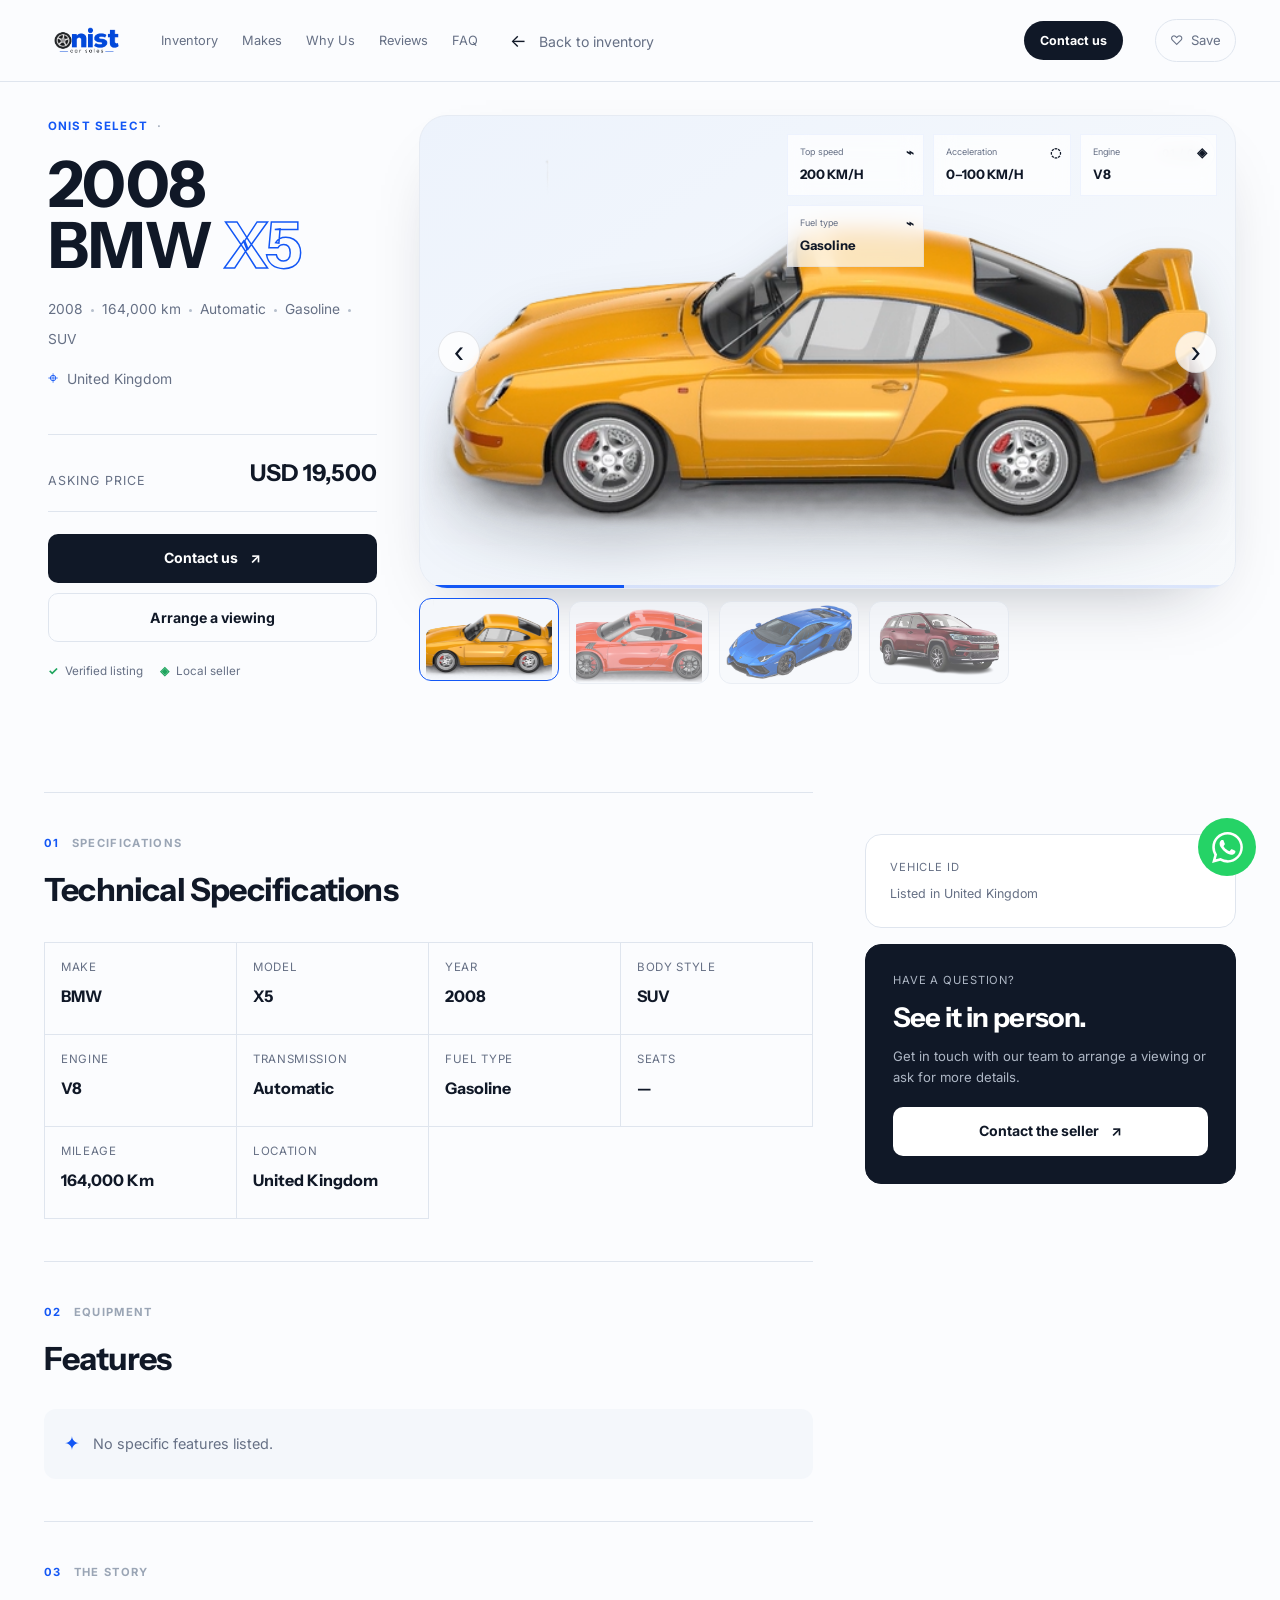
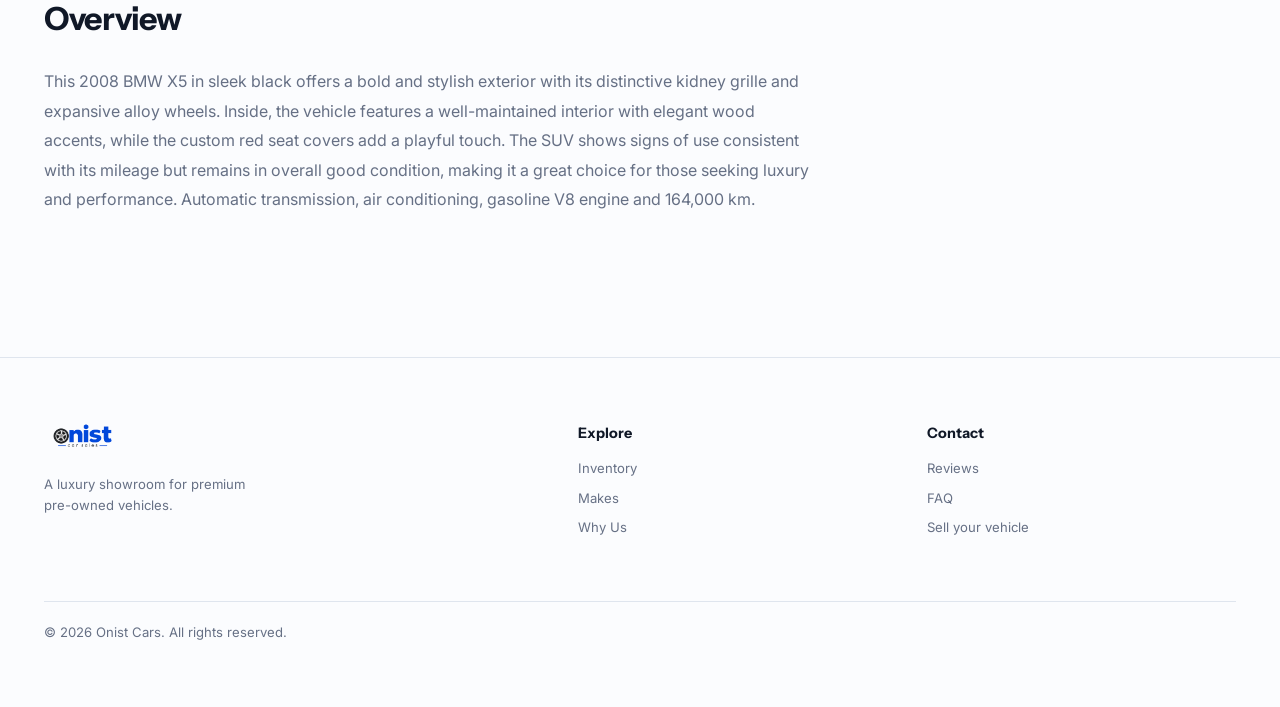
<file: listing.html>
<!DOCTYPE html>
<html lang="en">
<head>
  <meta charset="UTF-8">
  <meta name="viewport" content="width=device-width, initial-scale=1.0">
  <title>2008 BMW X5 | Onist Cars</title>
  <meta name="description" content="2008 BMW X5 for sale in Oranjestad, UK. Automatic gasoline V8 SUV with 164,000 km.">
  <link rel="preconnect" href="https://fonts.googleapis.com">
  <link rel="preconnect" href="https://fonts.gstatic.com" crossorigin>
  <link href="https://fonts.googleapis.com/css2?family=Instrument+Sans:wght@500;600;700&family=Inter:wght@400;500;600&display=swap" rel="stylesheet">
  <link rel="icon" type="image/png" href="fav.png">
  <link rel="stylesheet" href="listing.css">
  <style>
    .listing-nav { position: sticky; top: 0; z-index: 10; width: 100%; max-width: none; background: rgba(251, 252, 254, 0.98); border-bottom: 1px solid #dfe5ee; box-shadow: none; backdrop-filter: blur(16px); }
    .mobile-page-title { display: none; }
    .listing-links { display: flex; align-items: center; gap: 24px; font-size: 0.8rem; color: #667085; }
    .listing-links a:hover { color: #1357f5; }
    .nav-contact { padding: 10px 16px; border-radius: 999px; background: #101827; color: #fff; font-size: 0.78rem; font-weight: 700; transition: transform 0.3s ease, box-shadow 0.3s ease; }
    .nav-contact:hover { transform: translateY(-2px); box-shadow: none; }
    .vehicle-card { cursor: pointer; }
    .gallery-main { max-width: 880px; aspect-ratio: 1.62; }
    .gallery-thumbs { max-width: 880px; grid-template-columns: repeat(4, minmax(70px, 140px)); }
    .listing-hero { grid-template-columns: minmax(260px, .62fr) minmax(0, 1.5fr); gap: 38px; min-height: 510px; }
    .listing-summary { grid-column: 1; grid-row: 1; }
    .gallery { grid-column: 2; grid-row: 1; }
    .listing-summary h1 { font-size: clamp(3rem, 5vw, 5.6rem); }
    .gallery-main { width: 100%; max-width: none; aspect-ratio: 1.72; }
    .showcase-stats { position: absolute; z-index: 4; top: 18px; right: 18px; display: grid; grid-template-columns: repeat(3, minmax(90px, 1fr)); gap: 9px; width: min(58%, 430px); }
    .showcase-stats div { position: relative; min-height: 62px; padding: 10px 12px; background: rgba(255,255,255,.72); border: 1px solid rgba(19,87,245,.06); backdrop-filter: blur(10px); }
    .showcase-stats span { display: block; color: #667085; font-size: .56rem; }
    .showcase-stats strong { display: block; margin-top: 5px; font-family: "Instrument Sans", sans-serif; font-size: .82rem; white-space: nowrap; }
    .showcase-stats b { position: absolute; top: 8px; right: 9px; color: #101827; font-size: .8rem; }
    .listing-page > *:not(.listing-hero) *, .contact-modal * { box-shadow: none !important; }
    .listing-footer { display: grid; grid-template-columns: 1.6fr 1fr 1fr; gap: 40px; padding: 64px max(44px, calc((100% - 1272px) / 2)); border-top: 1px solid #dfe5ee; color: #667085; font-size: .82rem; }
    .listing-footer > div { display: flex; flex-direction: column; gap: 9px; }
    .listing-footer__brand img { width: auto; height: 28px; }
    .listing-footer p { max-width: 230px; margin-top: 10px; line-height: 1.6; }
    .listing-footer strong { color: #101827; font-family: "Instrument Sans", sans-serif; font-size: .9rem; margin-bottom: 5px; }
    .listing-footer a:hover { color: #1357f5; }
    .listing-footer__copyright { grid-column: 1 / -1; max-width: none !important; margin: 24px 0 0 !important; padding-top: 20px; border-top: 1px solid #dfe5ee; }
    .whatsapp-float { position: fixed; right: 24px; bottom: 24px; z-index: 300; display: grid; place-items: center; width: 58px; height: 58px; border-radius: 50%; background: #25D366; color: #fff; animation: whatsappHeartbeat 1.65s ease-in-out infinite; }
    .whatsapp-float svg { width: 31px; height: 31px; fill: currentColor; }
    @keyframes whatsappHeartbeat { 0%, 100% { transform: scale(1); } 12% { transform: scale(1.13); } 24% { transform: scale(1); } 36% { transform: scale(1.09); } 52% { transform: scale(1); } }
    @media (max-width: 680px) { .whatsapp-float { right: 16px; bottom: 16px; width: 52px; height: 52px; } .whatsapp-float svg { width: 28px; height: 28px; } }
    @media (prefers-reduced-motion: reduce) { .whatsapp-float { animation: none; } }
    @media (max-width: 1050px) { .listing-links { display: none; } }
    @media (max-width: 1050px) { .listing-hero { grid-template-columns: 1fr; } .listing-summary, .gallery { grid-column: auto; grid-row: auto; } .gallery { order: 1; } .listing-summary { order: 2; } }
    @media (max-width: 680px) { .listing-nav { padding: 0 14px; justify-content: space-between; } .listing-brand, .listing-links, .nav-contact { display: none; } .back-link { display: block; position: absolute; left: 14px; margin: 0; font-size: 0; } .back-link span { display: block; margin: 0; font-size: 1.45rem; line-height: 1; } .mobile-page-title { display: block; margin: auto; font-size: .76rem; font-weight: 600; } .save-button { border: 0; padding: 8px; font-size: 1.35rem; } .save-label { display: none; } .gallery-main { max-width: none; aspect-ratio: .92; border-radius: 18px; overflow: visible; margin-bottom: 145px; } .gallery-thumbs { max-width: none; grid-template-columns: repeat(4, 1fr); } .showcase-stats { top: auto; right: 0; bottom: -132px; width: 100%; grid-template-columns: repeat(2, 1fr); gap: 7px; } .showcase-stats div { min-height: 64px; background: rgba(255,255,255,.94); } .listing-summary h1 { font-size: clamp(2.8rem, 13vw, 4rem); } .listing-summary .eyebrow { display: none; } .listing-footer { grid-template-columns: 1fr 1fr; gap: 28px 20px; padding: 44px 18px 28px; } .listing-footer__copyright { grid-column: 1 / -1; } }
  </style>
</head>
<body>
  <header class="listing-nav">
    <a class="listing-brand" href="index.html" aria-label="Back to Onist Cars"><img src="onist.png" alt="Onist"></a>
    <span class="mobile-page-title">Car Detail</span>
    <nav class="listing-links" aria-label="Primary navigation">
      <a href="index.html#inventory">Inventory</a>
      <a href="index.html#makes">Makes</a>
      <a href="index.html#why">Why Us</a>
      <a href="index.html#reviews">Reviews</a>
      <a href="index.html#faq">FAQ</a>
    </nav>
    <a class="back-link" href="index.html#inventory"><span aria-hidden="true">←</span> Back to inventory</a>
    <button class="nav-contact" type="button" data-open-contact>Contact us</button>
    <button class="save-button" type="button" aria-label="Save this vehicle" aria-pressed="false"><span aria-hidden="true">♡</span><span class="save-label">Save</span></button>
  </header>

  <main class="listing-page">
    <section class="listing-hero" aria-labelledby="listing-title">
      <div class="gallery reveal-in">
        <div class="gallery-main">
          <div class="gallery-count" id="galleryCount">01 / 04</div>
          <div class="showcase-stats" aria-label="Vehicle highlights">
            <div><span>Top speed</span><strong>200 KM/H</strong><b>⌁</b></div>
            <div><span>Acceleration</span><strong>0–100 KM/H</strong><b>◌</b></div>
            <div><span>Engine</span><strong>V8</strong><b>◈</b></div>
            <div><span>Fuel type</span><strong>Gasoline</strong><b>⌁</b></div>
          </div>
          <div class="gallery-viewport" id="galleryViewport">
            <div class="gallery-slide is-active"><img src="images/imageOne.png" alt="2008 BMW X5 exterior view"></div>
            <div class="gallery-slide"><img src="images/ImageTwo.png" alt="2008 BMW X5 front three-quarter view"></div>
            <div class="gallery-slide"><img src="images/ImageFour.png" alt="2008 BMW X5 side profile"></div>
            <div class="gallery-slide"><img src="meridian.avif" alt="2008 BMW X5 interior detail"></div>
          </div>
          <button class="gallery-arrow gallery-arrow--prev" id="galleryPrev" type="button" aria-label="Previous vehicle image">‹</button>
          <button class="gallery-arrow gallery-arrow--next" id="galleryNext" type="button" aria-label="Next vehicle image">›</button>
          <div class="gallery-progress" aria-hidden="true"><span id="galleryProgress"></span></div>
        </div>
        <div class="gallery-thumbs" id="galleryThumbs" aria-label="Vehicle images">
          <button class="gallery-thumb is-active" type="button" aria-label="Show image 1"><img src="images/imageOne.png" alt=""></button>
          <button class="gallery-thumb" type="button" aria-label="Show image 2"><img src="images/ImageTwo.png" alt=""></button>
          <button class="gallery-thumb" type="button" aria-label="Show image 3"><img src="images/ImageFour.png" alt=""></button>
          <button class="gallery-thumb" type="button" aria-label="Show image 4"><img src="meridian.avif" alt=""></button>
        </div>
      </div>

      <div class="listing-summary reveal-in reveal-in--delayed">
        <p class="eyebrow">Onist Select <span>·</span></p>
        <h1 id="listing-title">2008 BMW <em>X5</em></h1>
        <p class="listing-subline"><span>2008</span><i></i><span>164,000 km</span><i></i><span>Automatic</span><i></i><span>Gasoline</span><i></i><span>SUV</span></p>
        <div class="location"><span class="location-pin" aria-hidden="true">⌖</span> United Kingdom</div>
        <div class="price-block"><span>Asking price</span><strong>USD 19,500</strong></div>
        <div class="summary-actions"><button class="primary-action" type="button" data-open-contact>Contact us <span aria-hidden="true">↗</span></button><button class="secondary-action" type="button" data-open-contact>Arrange a viewing</button></div>
        <div class="trust-row"><span><b>✓</b> Verified listing</span><span><b>◈</b> Local seller</span></div>
      </div>
    </section>

    <section class="details-grid">
      <div class="details-main">
        <section class="detail-section reveal-in">
          <div class="section-kicker">01 <span>Specifications</span></div>
          <h2>Technical specifications</h2>
          <div class="spec-grid">
            <div><span>Make</span><strong>BMW</strong></div><div><span>Model</span><strong>X5</strong></div><div><span>Year</span><strong>2008</strong></div><div><span>Body style</span><strong>SUV</strong></div>
            <div><span>Engine</span><strong>V8</strong></div><div><span>Transmission</span><strong>Automatic</strong></div><div><span>Fuel type</span><strong>Gasoline</strong></div><div><span>Seats</span><strong>—</strong></div>
            <div><span>Mileage</span><strong>164,000 km</strong></div><div><span>Location</span><strong>United Kingdom</strong></div>
          </div>
        </section>

        <section class="detail-section reveal-in">
          <div class="section-kicker">02 <span>Equipment</span></div>
          <h2>Features</h2>
          <div class="empty-feature"><span aria-hidden="true">✦</span><p>No specific features listed.</p></div>
        </section>

        <section class="detail-section reveal-in">
          <div class="section-kicker">03 <span>The story</span></div>
          <h2>Overview</h2>
          <p class="overview">This 2008 BMW X5 in sleek black offers a bold and stylish exterior with its distinctive kidney grille and expansive alloy wheels. Inside, the vehicle features a well-maintained interior with elegant wood accents, while the custom red seat covers add a playful touch. The SUV shows signs of use consistent with its mileage but remains in overall good condition, making it a great choice for those seeking luxury and performance. Automatic transmission, air conditioning, gasoline V8 engine and 164,000 km.</p>
        </section>
      </div>

      <aside class="listing-aside reveal-in reveal-in--delayed">
        <div class="aside-card"><span class="aside-label">Vehicle ID</span><span class="aside-note">Listed in United Kingdom</span></div>
        <div class="aside-card aside-card--dark"><span class="aside-label">Have a question?</span><h3>See it in person.</h3><p>Get in touch with our team to arrange a viewing or ask for more details.</p><button class="aside-button" type="button" data-open-contact>Contact the seller <span aria-hidden="true">↗</span></button></div>
      </aside>
    </section>
  </main>

  <footer class="listing-footer">
    <div><a class="listing-footer__brand" href="index.html"><img src="onist.png" alt="Onist"></a><p>A luxury showroom for premium pre-owned vehicles.</p></div>
    <div><strong>Explore</strong><a href="index.html#inventory">Inventory</a><a href="index.html#makes">Makes</a><a href="index.html#why">Why Us</a></div>
    <div><strong>Contact</strong><a href="index.html#reviews">Reviews</a><a href="index.html#faq">FAQ</a><a href="index.html#sell">Sell your vehicle</a></div>
    <p class="listing-footer__copyright">© 2026 Onist Cars. All rights reserved.</p>
  </footer>

  <div class="contact-modal" id="contactModal" aria-hidden="true">
    <div class="modal-backdrop" data-close-contact></div>
    <div class="modal-panel" role="dialog" aria-modal="true" aria-labelledby="contactTitle">
      <button class="modal-close" type="button" aria-label="Close contact form" data-close-contact>×</button>
      <p class="eyebrow">BMW X5</p><h2 id="contactTitle">Start a conversation.</h2><p>Leave your details and the Onist team will help arrange a viewing.</p>
      <form id="contactForm"><label>Name<input type="text" name="name" required autocomplete="name"></label><label>Email<input type="email" name="email" required autocomplete="email"></label><button class="primary-action" type="submit">Send enquiry <span aria-hidden="true">↗</span></button><p class="form-success" id="formSuccess" hidden>Thanks. Your enquiry is ready for the seller.</p></form>
    </div>
  </div>
  <a class="whatsapp-float" href="https://wa.me/447507777517" target="_blank" rel="noopener" aria-label="Chat with Onist on WhatsApp">
    <svg viewBox="0 0 24 24" aria-hidden="true"><path d="M20.5 3.5A11.8 11.8 0 0 0 12.05 0C5.5 0 .18 5.32.18 11.87c0 2.09.55 4.13 1.59 5.93L.08 24l6.34-1.66a11.85 11.85 0 0 0 5.63 1.43h.01c6.55 0 11.87-5.32 11.87-11.87 0-3.17-1.23-6.14-3.43-8.4ZM12.06 21.7h-.01a9.82 9.82 0 0 1-5.01-1.37l-.36-.21-3.76.98 1-3.66-.23-.38a9.83 9.83 0 0 1-1.5-5.19C2.19 6.45 6.61 2.03 12.06 2.03c2.64 0 5.12 1.03 6.98 2.9a9.8 9.8 0 0 1 2.89 6.98c0 5.45-4.42 9.87-9.87 9.87Zm5.41-7.39c-.3-.15-1.77-.87-2.05-.97-.28-.1-.48-.15-.68.15-.2.3-.78.97-.96 1.17-.18.2-.35.22-.65.07-.3-.15-1.26-.46-2.4-1.48-.89-.79-1.49-1.77-1.67-2.07-.17-.3-.02-.46.13-.61.14-.14.3-.35.45-.52.15-.18.2-.3.3-.5.1-.2.05-.38-.02-.53-.08-.15-.68-1.64-.93-2.25-.25-.6-.5-.52-.68-.53h-.58c-.2 0-.53.07-.8.38-.28.3-1.05 1.03-1.05 2.52s1.08 2.92 1.23 3.12c.15.2 2.13 3.25 5.16 4.56.72.31 1.28.5 1.72.64.72.23 1.37.2 1.89.12.58-.09 1.77-.72 2.02-1.42.25-.7.25-1.3.18-1.42-.08-.12-.28-.2-.58-.35Z"/></svg>
  </a>
  <script src="listing.js"></script>
</body>
</html>
</file>
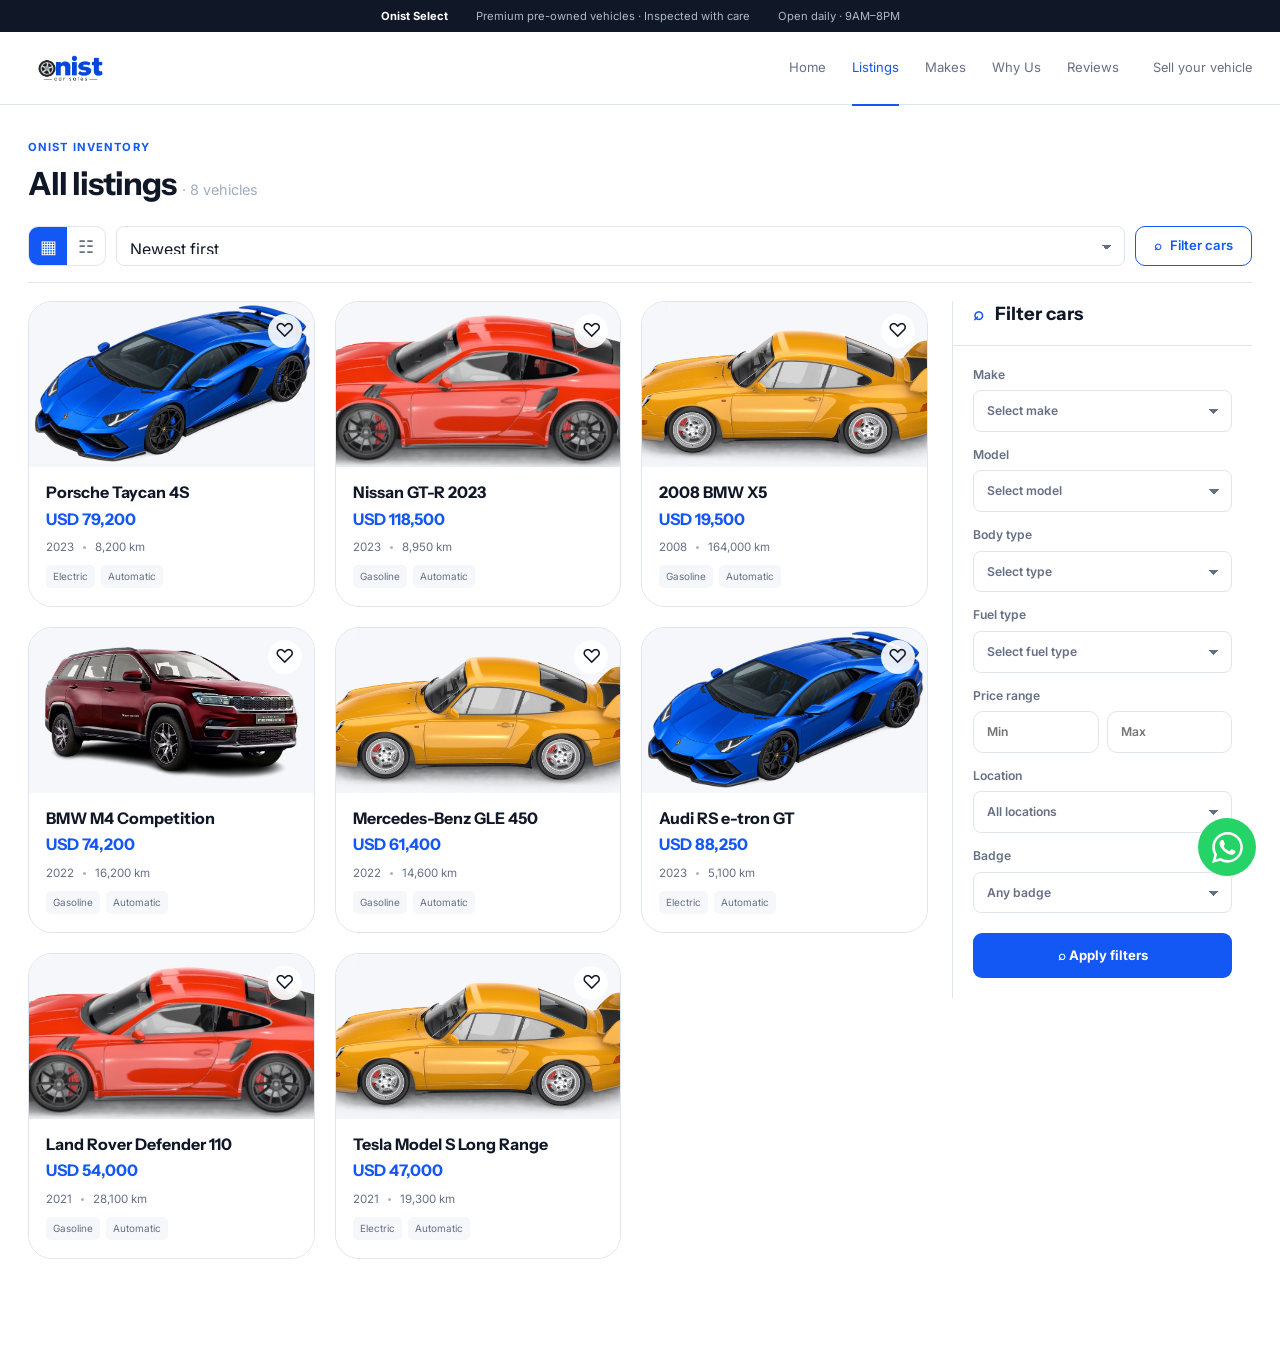
<file: listings.html>
<!DOCTYPE html>
<html lang="en">
<head>
  <meta charset="UTF-8">
  <meta name="viewport" content="width=device-width, initial-scale=1.0">
  <title>All Listings | Onist Cars</title>
  <meta name="description" content="Browse certified pre-owned vehicles from Onist Cars.">
  <link rel="preconnect" href="https://fonts.googleapis.com">
  <link rel="preconnect" href="https://fonts.gstatic.com" crossorigin>
  <link href="https://fonts.googleapis.com/css2?family=Instrument+Sans:wght@500;600;700&family=Inter:wght@400;500;600&display=swap" rel="stylesheet">
  <link rel="icon" type="image/png" href="fav.png">
  <link rel="stylesheet" href="listings.css">
  <style>
    .browse-layout.filters-collapsed { grid-template-columns: 1fr; }
    .filters-collapsed .listing-results { grid-template-columns: repeat(4, minmax(0, 1fr)); }
    .filter-panel.is-collapsed { display: none; }
    .browse-card { border-radius: 24px; background: rgba(255,255,255,.88); }
    .browse-card__media { aspect-ratio: 1.72; }
    .browse-card__media::after { content: ""; position: absolute; inset: 0; background: linear-gradient(115deg, transparent 40%, rgba(255,255,255,.5) 50%, transparent 60%); transform: translateX(-120%) skewX(-15deg); transition: transform .9s cubic-bezier(.4,0,.2,1); pointer-events: none; }
    .listing-badge { display: none; }
    .browse-card:hover .browse-card__media::after { transform: translateX(120%) skewX(-15deg); }
    .browse-card__body { padding: 16px 17px 18px; background: rgba(255,255,255,.88); }
    .browse-card__fav { position: absolute; z-index: 3; top: 12px; right: 12px; display: grid; place-items: center; width: 34px; height: 34px; border-radius: 50%; background: rgba(255,255,255,.9); color: #101827; font-size: 1.2rem; }
    .browse-card__fav.is-saved { color: #1357f5; }
    .whatsapp-float { position: fixed; right: 24px; bottom: 24px; z-index: 300; display: grid; place-items: center; width: 58px; height: 58px; border-radius: 50%; background: #25D366; color: #fff; animation: whatsappHeartbeat 1.65s ease-in-out infinite; }
    .whatsapp-float svg { width: 31px; height: 31px; fill: currentColor; }
    @keyframes whatsappHeartbeat { 0%, 100% { transform: scale(1); } 12% { transform: scale(1.13); } 24% { transform: scale(1); } 36% { transform: scale(1.09); } 52% { transform: scale(1); } }
    @media (max-width: 680px) { .whatsapp-float { right: 16px; bottom: 16px; width: 52px; height: 52px; } .whatsapp-float svg { width: 28px; height: 28px; } }
    @media (prefers-reduced-motion: reduce) { .whatsapp-float { animation: none; } }
    .filter-fields select, .sort-control select { appearance: none; -webkit-appearance: none; padding-right: 38px; border-color: #dfe5ee; border-radius: 8px; background-color: #fff; background-image: linear-gradient(45deg, transparent 50%, #667085 50%), linear-gradient(135deg, #667085 50%, transparent 50%); background-position: calc(100% - 17px) 18px, calc(100% - 12px) 18px; background-repeat: no-repeat; background-size: 5px 5px, 5px 5px; transition: border-color .2s ease, box-shadow .2s ease; }
    .filter-fields select:hover, .sort-control select:hover { border-color: #b9c5d6; }
    .filter-fields select:focus, .sort-control select:focus { border-color: #1357f5; box-shadow: 0 0 0 3px rgba(19,87,245,.12); outline: none; }
    @media (max-width: 1100px) { .filters-collapsed .listing-results { grid-template-columns: repeat(3, minmax(0, 1fr)); } }
    @media (max-width: 760px) { .filters-collapsed .listing-results { grid-template-columns: repeat(2, minmax(0, 1fr)); } .filter-panel.is-collapsed { display: block; } }
  </style>
</head>
<body>
  <header class="browse-header">
    <div class="browse-topline"><span>Onist Select</span><span>Premium pre-owned vehicles · Inspected with care</span><span>Open daily · 9AM–8PM</span></div>
    <div class="browse-nav">
      <a class="browse-brand" href="index.html"><img src="onist.png" alt="Onist Cars"></a>
      <nav aria-label="Primary navigation"><a href="index.html">Home</a><a class="is-active" href="listings.html">Listings</a><a href="index.html#makes">Makes</a><a href="index.html#why">Why Us</a><a href="index.html#reviews">Reviews</a></nav>
      <a class="sell-link" href="index.html#sell">Sell your vehicle</a>
      <button class="mobile-menu" type="button" aria-label="Open menu">☰</button>
    </div>
  </header>

  <main class="browse-main">
    <div class="browse-heading"><div><p class="eyebrow">Onist inventory</p><h1>All listings <span>· 8 vehicles</span></h1></div><button class="mobile-filter-trigger" id="openFilters" type="button"><span aria-hidden="true">⌕</span> Filter cars</button></div>
    <div class="browse-toolbar"><div class="view-toggle" aria-label="View mode"><button class="is-active" type="button" data-view="grid" aria-label="Grid view">▦</button><button type="button" data-view="list" aria-label="List view">☷</button></div><label class="sort-control"><span class="sr-only">Sort listings</span><select id="sortListings"><option value="newest">Newest first</option><option value="price-low">Price: low to high</option><option value="price-high">Price: high to low</option></select></label><button class="desktop-filter-trigger" id="openFiltersDesktop" type="button"><span aria-hidden="true">⌕</span> Filter cars</button></div>

    <div class="browse-layout">
      <section class="listing-results" id="listingResults" aria-live="polite">
        <article class="browse-card" data-year="2023" data-price="79200" data-make="Porsche" data-type="Coupe" data-fuel="Electric"><a href="listing.html" class="browse-card__media"><span class="listing-badge">Certified</span><img src="images/ImageFour.png" alt="Porsche Taycan 4S" loading="lazy"></a><div class="browse-card__body"><h2>Porsche Taycan 4S</h2><strong>USD 79,200</strong><p>2023 <i></i> 8,200 km</p><div><span>Electric</span><span>Automatic</span></div></div></article>
        <article class="browse-card" data-year="2023" data-price="118500" data-make="Nissan" data-type="Coupe" data-fuel="Gasoline"><a href="listing.html" class="browse-card__media"><span class="listing-badge">Great price</span><img src="images/ImageTwo.png" alt="Nissan GT-R 2023" loading="lazy"></a><div class="browse-card__body"><h2>Nissan GT-R 2023</h2><strong>USD 118,500</strong><p>2023 <i></i> 8,950 km</p><div><span>Gasoline</span><span>Automatic</span></div></div></article>
        <article class="browse-card" data-year="2008" data-price="19500" data-make="BMW" data-type="SUV" data-fuel="Gasoline"><a href="listing.html" class="browse-card__media"><span class="listing-badge">Great price</span><img src="images/imageOne.png" alt="BMW X5 2008" loading="lazy"></a><div class="browse-card__body"><h2>2008 BMW X5</h2><strong>USD 19,500</strong><p>2008 <i></i> 164,000 km</p><div><span>Gasoline</span><span>Automatic</span></div></div></article>
        <article class="browse-card" data-year="2022" data-price="74200" data-make="BMW" data-type="Coupe" data-fuel="Gasoline"><a href="listing.html" class="browse-card__media"><span class="listing-badge">Certified</span><img src="meridian.avif" alt="BMW M4 Competition" loading="lazy"></a><div class="browse-card__body"><h2>BMW M4 Competition</h2><strong>USD 74,200</strong><p>2022 <i></i> 16,200 km</p><div><span>Gasoline</span><span>Automatic</span></div></div></article>
        <article class="browse-card" data-year="2022" data-price="61400" data-make="Mercedes" data-type="SUV" data-fuel="Gasoline"><a href="listing.html" class="browse-card__media"><span class="listing-badge">Best deal</span><img src="images/imageOne.png" alt="Mercedes-Benz GLE 450" loading="lazy"></a><div class="browse-card__body"><h2>Mercedes-Benz GLE 450</h2><strong>USD 61,400</strong><p>2022 <i></i> 14,600 km</p><div><span>Gasoline</span><span>Automatic</span></div></div></article>
        <article class="browse-card" data-year="2023" data-price="88250" data-make="Audi" data-type="Coupe" data-fuel="Electric"><a href="listing.html" class="browse-card__media"><span class="listing-badge">Great price</span><img src="images/ImageFour.png" alt="Audi RS e-tron GT" loading="lazy"></a><div class="browse-card__body"><h2>Audi RS e-tron GT</h2><strong>USD 88,250</strong><p>2023 <i></i> 5,100 km</p><div><span>Electric</span><span>Automatic</span></div></div></article>
        <article class="browse-card" data-year="2021" data-price="54000" data-make="Land Rover" data-type="SUV" data-fuel="Gasoline"><a href="listing.html" class="browse-card__media"><span class="listing-badge">One owner</span><img src="images/ImageTwo.png" alt="Land Rover Defender 110" loading="lazy"></a><div class="browse-card__body"><h2>Land Rover Defender 110</h2><strong>USD 54,000</strong><p>2021 <i></i> 28,100 km</p><div><span>Gasoline</span><span>Automatic</span></div></div></article>
        <article class="browse-card" data-year="2021" data-price="47000" data-make="Tesla" data-type="Sedan" data-fuel="Electric"><a href="listing.html" class="browse-card__media"><span class="listing-badge">Recently serviced</span><img src="images/imageOne.png" alt="Tesla Model S Long Range" loading="lazy"></a><div class="browse-card__body"><h2>Tesla Model S Long Range</h2><strong>USD 47,000</strong><p>2021 <i></i> 19,300 km</p><div><span>Electric</span><span>Automatic</span></div></div></article>
      </section>

      <aside class="filter-panel" id="filterPanel" aria-label="Filter cars"><div class="filter-panel__head"><h2><span aria-hidden="true">⌕</span> Filter cars</h2><button id="closeFilters" type="button" aria-label="Close filters">×</button></div><div class="filter-fields"><label>Make<select data-filter="make"><option value="">Select make</option><option>BMW</option><option>Porsche</option><option>Nissan</option><option>Audi</option><option>Mercedes</option><option>Tesla</option><option>Land Rover</option></select></label><label>Model<select><option>Select model</option><option>X5</option><option>M4</option><option>GT-R</option></select></label><label>Body type<select data-filter="type"><option value="">Select type</option><option>SUV</option><option>Coupe</option><option>Sedan</option></select></label><label>Fuel type<select data-filter="fuel"><option value="">Select fuel type</option><option>Gasoline</option><option>Electric</option></select></label><label>Price range<span class="range-fields"><input id="minPrice" type="number" placeholder="Min"><input id="maxPrice" type="number" placeholder="Max"></span></label><label>Location<select><option>All locations</option><option>Oranjestad</option><option>Las Vegas</option><option>Miami</option></select></label><label>Badge<select><option>Any badge</option><option>Certified</option><option>Great price</option></select></label></div><button class="apply-filters" id="applyFilters" type="button"><span aria-hidden="true">⌕</span> Apply filters</button></aside>
    </div>
  </main>
  <div class="filter-backdrop" id="filterBackdrop"></div>
  <a class="whatsapp-float" href="https://wa.me/447507777517" target="_blank" rel="noopener" aria-label="Chat with Onist on WhatsApp">
    <svg viewBox="0 0 24 24" aria-hidden="true"><path d="M20.5 3.5A11.8 11.8 0 0 0 12.05 0C5.5 0 .18 5.32.18 11.87c0 2.09.55 4.13 1.59 5.93L.08 24l6.34-1.66a11.85 11.85 0 0 0 5.63 1.43h.01c6.55 0 11.87-5.32 11.87-11.87 0-3.17-1.23-6.14-3.43-8.4ZM12.06 21.7h-.01a9.82 9.82 0 0 1-5.01-1.37l-.36-.21-3.76.98 1-3.66-.23-.38a9.83 9.83 0 0 1-1.5-5.19C2.19 6.45 6.61 2.03 12.06 2.03c2.64 0 5.12 1.03 6.98 2.9a9.8 9.8 0 0 1 2.89 6.98c0 5.45-4.42 9.87-9.87 9.87Zm5.41-7.39c-.3-.15-1.77-.87-2.05-.97-.28-.1-.48-.15-.68.15-.2.3-.78.97-.96 1.17-.18.2-.35.22-.65.07-.3-.15-1.26-.46-2.4-1.48-.89-.79-1.49-1.77-1.67-2.07-.17-.3-.02-.46.13-.61.14-.14.3-.35.45-.52.15-.18.2-.3.3-.5.1-.2.05-.38-.02-.53-.08-.15-.68-1.64-.93-2.25-.25-.6-.5-.52-.68-.53h-.58c-.2 0-.53.07-.8.38-.28.3-1.05 1.03-1.05 2.52s1.08 2.92 1.23 3.12c.15.2 2.13 3.25 5.16 4.56.72.31 1.28.5 1.72.64.72.23 1.37.2 1.89.12.58-.09 1.77-.72 2.02-1.42.25-.7.25-1.3.18-1.42-.08-.12-.28-.2-.58-.35Z"/></svg>
  </a>
  <script src="listings.js"></script>
</body>
</html>
</file>
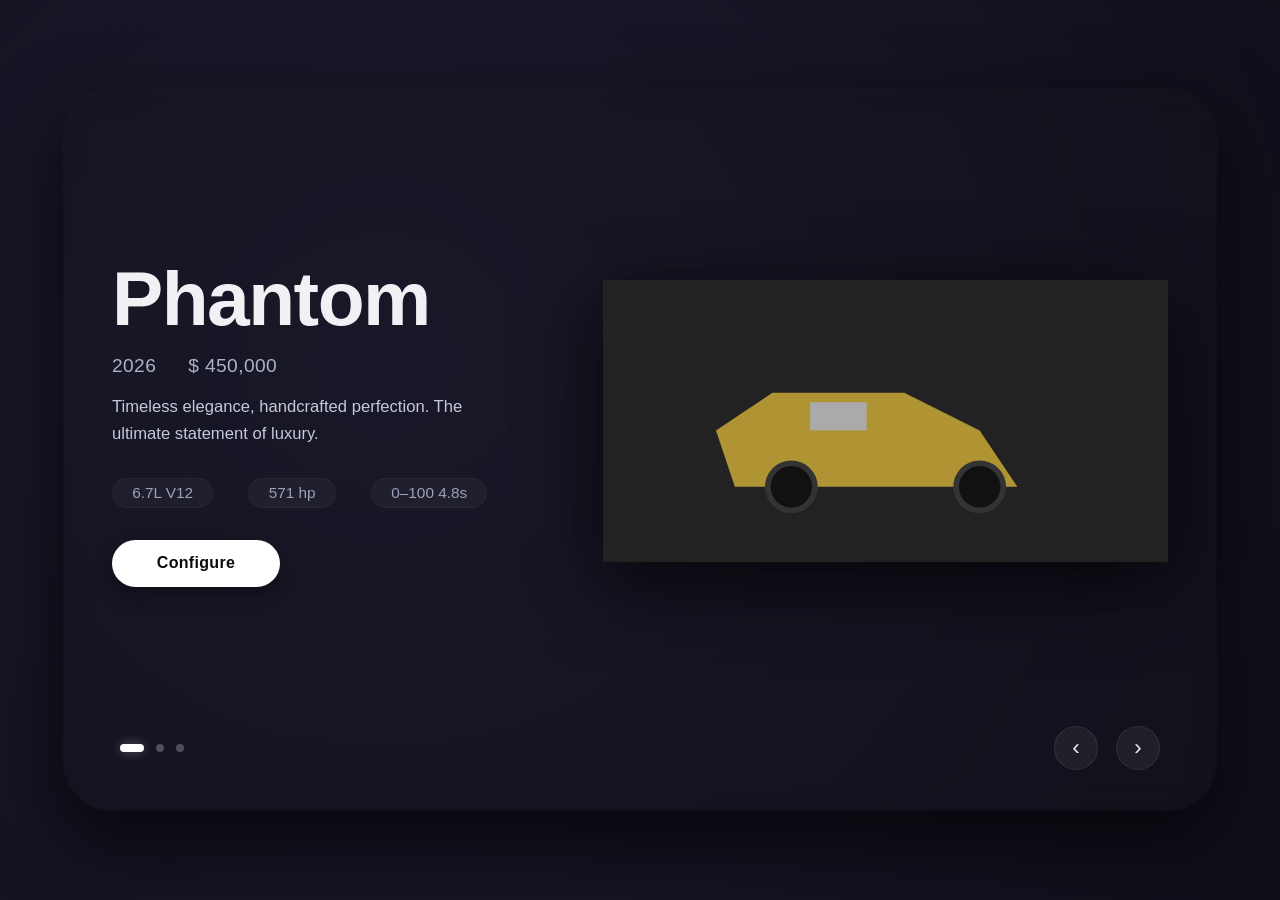
<file: test.html>
<!DOCTYPE html>
<html lang="en">
<head>
  <meta charset="UTF-8">
  <meta name="viewport" content="width=device-width, initial-scale=1.0">
  <title>Luxury Car Showcase</title>
  <!-- GSAP -->
  <script src="https://cdnjs.cloudflare.com/ajax/libs/gsap/3.12.5/gsap.min.js"></script>
  <style>
    * {
      margin: 0;
      padding: 0;
      box-sizing: border-box;
    }

    body {
      font-family: 'Inter', -apple-system, BlinkMacSystemFont, 'Segoe UI', Roboto, Helvetica, Arial, sans-serif;
      overflow: hidden;
      height: 100vh;
      width: 100vw;
      background: #0b0b0b;
      color: #fff;
    }

    /* fullscreen hero, gradient background via JS/CSS var */
    .hero {
      position: relative;
      width: 100vw;
      height: 100vh;
      display: flex;
      align-items: center;
      justify-content: center;
      will-change: background;
      background: radial-gradient(circle at 30% 40%, #1a1a2e, #0f0f1a);
      transition: background 0.8s ease;
      overflow: hidden;
    }

    /* glass card container */
    .car-card {
      position: relative;
      width: 90%;
      max-width: 1300px;
      height: 80vh;
      max-height: 800px;
      background: rgba(20, 20, 30, 0.35);
      backdrop-filter: blur(12px);
      -webkit-backdrop-filter: blur(12px);
      border-radius: 48px;
      padding: 2.5rem 3rem;
      box-shadow: 0 30px 80px rgba(0, 0, 0, 0.7), 0 0 0 1px rgba(255, 255, 255, 0.04);
      display: flex;
      flex-direction: column;
      transition: transform 0.2s ease;
      will-change: transform;
    }

    /* main layout: left content + right car image */
    .car-layout {
      display: flex;
      flex: 1;
      gap: 2rem;
      align-items: center;
      justify-content: space-between;
      position: relative;
      z-index: 2;
    }

    /* left side */
    .car-info {
      flex: 1 1 40%;
      display: flex;
      flex-direction: column;
      gap: 0.6rem;
      padding-right: 1rem;
      will-change: transform, opacity;
      opacity: 1;
    }

    .car-name {
      font-size: clamp(2.4rem, 8vw, 4.8rem);
      font-weight: 700;
      letter-spacing: -0.02em;
      line-height: 1.1;
      margin-bottom: 0.1rem;
      color: #f0f0f5;
    }

    .car-year-price {
      display: flex;
      gap: 2rem;
      font-weight: 400;
      color: #b0b0c8;
      font-size: clamp(1rem, 2vw, 1.2rem);
      letter-spacing: 0.02em;
      margin-top: 0.2rem;
    }

    .car-desc {
      font-size: clamp(0.95rem, 1.3vw, 1.2rem);
      color: #c8c8dd;
      max-width: 90%;
      line-height: 1.6;
      margin: 0.5rem 0 0.8rem 0;
      font-weight: 300;
    }

    .car-specs {
      display: flex;
      gap: 2.2rem;
      flex-wrap: wrap;
      margin: 0.5rem 0 1.2rem 0;
      font-size: clamp(0.8rem, 1.2vw, 1rem);
      color: #a0a0bb;
    }

    .car-specs span {
      background: rgba(255, 255, 255, 0.04);
      padding: 0.3rem 1.2rem;
      border-radius: 40px;
      border: 1px solid rgba(255, 255, 255, 0.03);
      backdrop-filter: blur(2px);
    }

    .cta-btn {
      align-self: flex-start;
      background: #ffffff;
      color: #0b0b0b;
      border: none;
      padding: 0.9rem 2.8rem;
      border-radius: 60px;
      font-weight: 600;
      font-size: 1rem;
      letter-spacing: 0.02em;
      cursor: pointer;
      transition: box-shadow 0.3s, transform 0.25s cubic-bezier(0.2, 0.9, 0.3, 1.1);
      box-shadow: 0 8px 20px rgba(0, 0, 0, 0.3);
      will-change: transform, box-shadow;
      margin-top: 0.2rem;
    }

    .cta-btn:hover {
      transform: translateY(-2px) scale(1.03);
      box-shadow: 0 16px 40px rgba(0, 0, 0, 0.5);
    }

    /* car image container */
    .car-image-wrapper {
      flex: 1 1 50%;
      display: flex;
      justify-content: flex-end;
      align-items: center;
      position: relative;
      height: 100%;
      min-height: 200px;
    }

    .car-image {
      width: 100%;
      max-width: 650px;
      height: auto;
      object-fit: contain;
      filter: drop-shadow(0 20px 40px rgba(0, 0, 0, 0.7));
      will-change: transform, opacity;
      opacity: 0;
      transform: translateX(150px) scale(1.03);
    }

    /* bottom navigation */
    .nav-bottom {
      display: flex;
      justify-content: space-between;
      align-items: center;
      margin-top: 0.8rem;
      padding: 0 0.5rem;
      z-index: 5;
      position: relative;
    }

    .dots-container {
      display: flex;
      gap: 12px;
      align-items: center;
    }

    .dot {
      width: 8px;
      height: 8px;
      border-radius: 12px;
      background: rgba(255, 255, 255, 0.25);
      cursor: pointer;
      transition: all 0.35s cubic-bezier(0.25, 0.46, 0.45, 0.94);
      will-change: transform, width, background;
    }

    .dot.active {
      width: 24px;
      background: #ffffff;
      box-shadow: 0 0 12px rgba(255, 255, 255, 0.3);
    }

    .nav-arrows {
      display: flex;
      gap: 18px;
    }

    .arrow-btn {
      background: rgba(255, 255, 255, 0.06);
      border: 1px solid rgba(255, 255, 255, 0.08);
      color: #eee;
      width: 44px;
      height: 44px;
      border-radius: 40px;
      display: flex;
      align-items: center;
      justify-content: center;
      font-size: 1.4rem;
      cursor: pointer;
      backdrop-filter: blur(6px);
      transition: background 0.2s, transform 0.15s;
      will-change: transform;
    }

    .arrow-btn:hover {
      background: rgba(255, 255, 255, 0.15);
      transform: scale(1.05);
    }

    /* responsive */
    @media (max-width: 900px) {
      .car-card {
        padding: 1.8rem 2rem;
        height: auto;
        min-height: 70vh;
        border-radius: 32px;
      }
      .car-layout {
        flex-direction: column;
        align-items: stretch;
        gap: 0.5rem;
      }
      .car-info {
        padding-right: 0;
      }
      .car-image-wrapper {
        justify-content: center;
        min-height: 180px;
      }
      .car-image {
        max-width: 380px;
      }
      .car-desc {
        max-width: 100%;
      }
    }

    @media (max-width: 550px) {
      .car-card {
        padding: 1.2rem 1.2rem;
        border-radius: 24px;
        width: 95%;
        height: auto;
        min-height: 85vh;
      }
      .car-name {
        font-size: 2.2rem;
      }
      .car-year-price {
        gap: 1rem;
        flex-wrap: wrap;
      }
      .car-specs {
        gap: 0.8rem;
      }
      .nav-bottom {
        flex-wrap: wrap;
        gap: 0.8rem;
        justify-content: center;
      }
      .arrow-btn {
        width: 38px;
        height: 38px;
        font-size: 1rem;
      }
    }

    /* hide old text during animation */
    .text-anim {
      will-change: transform, opacity;
    }
  </style>
</head>
<body>

<div class="hero" id="hero">
  <div class="car-card" id="carCard">
    <div class="car-layout">
      <!-- left content -->
      <div class="car-info" id="carInfo">
        <div class="car-name text-anim" id="carName">Phantom</div>
        <div class="car-year-price text-anim" id="carYearPrice">
          <span>2026</span>
          <span>$ 450,000</span>
        </div>
        <div class="car-desc text-anim" id="carDesc">Timeless elegance, handcrafted perfection. The ultimate statement of luxury.</div>
        <div class="car-specs text-anim" id="carSpecs">
          <span>6.7L V12</span>
          <span>571 hp</span>
          <span>0–100 4.8s</span>
        </div>
        <button class="cta-btn text-anim" id="ctaBtn">Configure</button>
      </div>
      <!-- car image -->
      <div class="car-image-wrapper">
        <img class="car-image" id="carImage" src="data:image/svg+xml,%3Csvg xmlns='http://www.w3.org/2000/svg' width='600' height='300' viewBox='0 0 600 300'%3E%3Crect width='600' height='300' fill='%23222'/%3E%3Cpath d='M120 160 L180 120 L320 120 L400 160 L440 220 L140 220 Z' fill='%23d4af37' opacity='0.8'/%3E%3Ccircle cx='200' cy='220' r='25' fill='%23111' stroke='%23333' stroke-width='6'/%3E%3Ccircle cx='400' cy='220' r='25' fill='%23111' stroke='%23333' stroke-width='6'/%3E%3Crect x='220' y='130' width='60' height='30' fill='%23aaa'/%3E%3C/svg%3E" alt="Luxury car">
      </div>
    </div>
    <!-- bottom navigation -->
    <div class="nav-bottom">
      <div class="dots-container" id="dotsContainer"></div>
      <div class="nav-arrows">
        <button class="arrow-btn" id="prevBtn">‹</button>
        <button class="arrow-btn" id="nextBtn">›</button>
      </div>
    </div>
  </div>
</div>

<script>
  (function() {
    // ----- DATA -----
    const slides = [{
      name: 'Phantom',
      year: '2026',
      price: '$ 450,000',
      desc: 'Timeless elegance, handcrafted perfection. The ultimate statement of luxury.',
      specs: ['6.7L V12', '571 hp', '0–100 4.8s'],
      bg: 'radial-gradient(circle at 30% 40%, #1a1a2e, #0f0f1a)',
      img: 'data:image/svg+xml,%3Csvg xmlns=\'http://www.w3.org/2000/svg\' width=\'600\' height=\'300\' viewBox=\'0 0 600 300\'%3E%3Crect width=\'600\' height=\'300\' fill=\'%23222\'/%3E%3Cpath d=\'M120 160 L180 120 L320 120 L400 160 L440 220 L140 220 Z\' fill=\'%23d4af37\' opacity=\'0.8\'/%3E%3Ccircle cx=\'200\' cy=\'220\' r=\'25\' fill=\'%23111\' stroke=\'%23333\' stroke-width=\'6\'/%3E%3Ccircle cx=\'400\' cy=\'220\' r=\'25\' fill=\'%23111\' stroke=\'%23333\' stroke-width=\'6\'/%3E%3Crect x=\'220\' y=\'130\' width=\'60\' height=\'30\' fill=\'%23aaa\'/%3E%3C/svg%3E'
    }, {
      name: 'Spectral',
      year: '2025',
      price: '$ 320,000',
      desc: 'Bold design meets electric performance. A new era of grand touring.',
      specs: ['Electric', '650 hp', '0–100 3.2s'],
      bg: 'radial-gradient(circle at 70% 50%, #1f2b3a, #09131c)',
      img: 'data:image/svg+xml,%3Csvg xmlns=\'http://www.w3.org/2000/svg\' width=\'600\' height=\'300\' viewBox=\'0 0 600 300\'%3E%3Crect width=\'600\' height=\'300\' fill=\'%231a1a2e\'/%3E%3Cpath d=\'M100 150 L170 110 L320 110 L410 160 L450 230 L130 230 Z\' fill=\'%23b0c4de\' opacity=\'0.7\'/%3E%3Ccircle cx=\'190\' cy=\'230\' r=\'28\' fill=\'%23111\' stroke=\'%23444\' stroke-width=\'5\'/%3E%3Ccircle cx=\'410\' cy=\'230\' r=\'28\' fill=\'%23111\' stroke=\'%23444\' stroke-width=\'5\'/%3E%3Crect x=\'230\' y=\'130\' width=\'80\' height=\'25\' fill=\'%23999\'/%3E%3C/svg%3E'
    }, {
      name: 'Aura',
      year: '2027',
      price: '$ 590,000',
      desc: 'Hyper-luxury with a futuristic soul. Limited edition masterpiece.',
      specs: ['4.0L V8 hybrid', '780 hp', '0–100 2.7s'],
      bg: 'radial-gradient(circle at 20% 70%, #2a1f2e, #0b0810)',
      img: 'data:image/svg+xml,%3Csvg xmlns=\'http://www.w3.org/2000/svg\' width=\'600\' height=\'300\' viewBox=\'0 0 600 300\'%3E%3Crect width=\'600\' height=\'300\' fill=\'%23222\'/%3E%3Cpath d=\'M140 140 L200 100 L360 100 L440 150 L470 230 L150 230 Z\' fill=\'%23c0c0c0\' opacity=\'0.7\'/%3E%3Ccircle cx=\'210\' cy=\'230\' r=\'30\' fill=\'%23111\' stroke=\'%23555\' stroke-width=\'6\'/%3E%3Ccircle cx=\'430\' cy=\'230\' r=\'30\' fill=\'%23111\' stroke=\'%23555\' stroke-width=\'6\'/%3E%3Crect x=\'250\' y=\'120\' width=\'70\' height=\'30\' fill=\'%23bbb\'/%3E%3C/svg%3E'
    }];

    let currentIndex = 0;
    let autoplayTimer = null;
    let isPaused = false;
    let isAnimating = false;

    // DOM refs
    const hero = document.getElementById('hero');
    const carCard = document.getElementById('carCard');
    const carName = document.getElementById('carName');
    const carYearPrice = document.getElementById('carYearPrice');
    const carDesc = document.getElementById('carDesc');
    const carSpecs = document.getElementById('carSpecs');
    const ctaBtn = document.getElementById('ctaBtn');
    const carImage = document.getElementById('carImage');
    const dotsContainer = document.getElementById('dotsContainer');
    const prevBtn = document.getElementById('prevBtn');
    const nextBtn = document.getElementById('nextBtn');

    // build dots
    function buildDots() {
      dotsContainer.innerHTML = '';
      slides.forEach((_, i) => {
        const dot = document.createElement('div');
        dot.classList.add('dot');
        if (i === currentIndex) dot.classList.add('active');
        dot.dataset.index = i;
        dot.addEventListener('click', () => changeSlide(i));
        dotsContainer.appendChild(dot);
      });
    }
    buildDots();

    function updateDots() {
      const dots = dotsContainer.querySelectorAll('.dot');
      dots.forEach((dot, i) => {
        dot.classList.toggle('active', i === currentIndex);
      });
    }

    // populate text & image (no animation)
    function setSlideData(index) {
      const s = slides[index];
      carName.textContent = s.name;
      carYearPrice.innerHTML = `<span>${s.year}</span><span>${s.price}</span>`;
      carDesc.textContent = s.desc;
      carSpecs.innerHTML = s.specs.map(sp => `<span>${sp}</span>`).join('');
      carImage.src = s.img;
      // background
      hero.style.background = s.bg;
    }

    // GSAP timeline animation
    function animateSlide(newIndex, direction = 1) {
      if (isAnimating) return;
      isAnimating = true;

      // gather text elements
      const textElems = [carName, carYearPrice, carDesc, carSpecs, ctaBtn];
      // old car image
      const oldCar = carImage;
      // new car image (we'll set src before anim)
      const newCar = carImage; // same element, we change src

      // 1) prepare new slide data (but keep old image visible until crossfade)
      const newSlide = slides[newIndex];
      const oldBg = hero.style.background;
      const newBg = newSlide.bg;

      // store old image src
      const oldSrc = carImage.src;

      // create timeline
      const tl = gsap.timeline({
        defaults: { ease: 'power4.out' },
        onComplete: () => {
          isAnimating = false;
        }
      });

      // 0) background change (smooth)
      tl.to(hero, {
        background: newBg,
        duration: 0.8,
        ease: 'power2.inOut',
        onUpdate: function() {
          // some browsers need this
        }
      }, 0);

      // 1) hide old text (fast)
      tl.to(textElems, {
        opacity: 0,
        y: 20,
        duration: 0.3,
        stagger: 0.02,
        ease: 'power2.in'
      }, 0.1);

      // 2) move old car left + fade + scale
      tl.to(oldCar, {
        x: -120,
        opacity: 0,
        scale: 0.96,
        duration: 0.7,
        ease: 'power4.out'
      }, 0.15);

      // 3) swap image and reset new car position (opacity 0, x:150, scale:1.03)
      tl.call(() => {
        // update src to new image, reset transforms
        carImage.src = newSlide.img;
        // set initial state for new car
        gsap.set(carImage, { x: 150, opacity: 0, scale: 1.03 });
      }, [], 0.4);

      // 4) animate new car in
      tl.to(carImage, {
        x: 0,
        opacity: 1,
        scale: 1,
        duration: 0.8,
        ease: 'power4.out'
      }, 0.5);

      // 5) reveal text with stagger
      tl.to(textElems, {
        opacity: 1,
        y: 0,
        duration: 0.6,
        stagger: 0.05,
        ease: 'power4.out'
      }, 0.7);

      // 6) card pop: scale 0.985 → 1 with back.out
      tl.to(carCard, {
        scale: 1,
        duration: 0.6,
        ease: 'back.out(1.6)',
        onStart: () => {
          gsap.set(carCard, { scale: 0.985 });
        }
      }, 0.7);

      // 7) update dots
      tl.call(() => {
        currentIndex = newIndex;
        updateDots();
      }, [], 0.1);

      // extra: ensure any leftover
      tl.set(carCard, { scale: 1 }, 1.3);
    }

    // change slide with direction
    function changeSlide(index) {
      if (isAnimating) return;
      if (index === currentIndex) return;
      if (index < 0) index = slides.length - 1;
      if (index >= slides.length) index = 0;

      const direction = index > currentIndex ? 1 : -1;
      animateSlide(index, direction);
      resetAutoplay();
    }

    function nextSlide() {
      changeSlide((currentIndex + 1) % slides.length);
    }
    function prevSlide() {
      changeSlide((currentIndex - 1 + slides.length) % slides.length);
    }

    // autoplay
    function startAutoplay() {
      if (autoplayTimer) clearInterval(autoplayTimer);
      autoplayTimer = setInterval(() => {
        if (!isPaused && !isAnimating) {
          nextSlide();
        }
      }, 5000);
    }

    function resetAutoplay() {
      if (autoplayTimer) {
        clearInterval(autoplayTimer);
        startAutoplay();
      }
    }

    // pause on hover
    const heroContainer = document.querySelector('.hero');
    heroContainer.addEventListener('mouseenter', () => { isPaused = true; });
    heroContainer.addEventListener('mouseleave', () => { isPaused = false; });

    // event listeners
    prevBtn.addEventListener('click', prevSlide);
    nextBtn.addEventListener('click', nextSlide);
    document.addEventListener('keydown', (e) => {
      if (e.key === 'ArrowLeft') prevSlide();
      else if (e.key === 'ArrowRight') nextSlide();
    });

    // init first slide
    setSlideData(0);
    gsap.set(carImage, { x: 0, opacity: 1, scale: 1 });
    gsap.set(carCard, { scale: 1 });
    // set text visible
    const textElems = [carName, carYearPrice, carDesc, carSpecs, ctaBtn];
    gsap.set(textElems, { opacity: 1, y: 0 });
    updateDots();

    startAutoplay();

    // extra: expose for debugging
    window.__slider = { changeSlide, nextSlide, prevSlide, currentIndex };
  })();
</script>
</body>
</html>
</file>
<file: listing.css>
:root{--ink:#101827;--muted:#667085;--line:#dfe5ee;--blue:#1357f5;--mist:#f4f7fb;--surface:rgba(255,255,255,.86);--shadow:0 28px 70px -42px rgba(16,24,39,.42);--ease:cubic-bezier(.16,1,.3,1)}*{box-sizing:border-box;margin:0}html{scroll-behavior:smooth}body{background:#fbfcfe;color:var(--ink);font-family:"Inter",sans-serif;line-height:1.55;-webkit-font-smoothing:antialiased}a{color:inherit;text-decoration:none}button,input{font:inherit}button{cursor:pointer;border:0;color:inherit;background:none}h1,h2,h3{font-family:"Instrument Sans",sans-serif;letter-spacing:-.025em}button:focus-visible,input:focus-visible{outline:2px solid var(--blue);outline-offset:3px}.listing-nav{height:82px;display:flex;align-items:center;gap:32px;max-width:1360px;margin:auto;padding:0 44px}.listing-brand img{display:block;width:auto;height:31px}.back-link{margin-right:auto;color:var(--muted);font-size:.88rem;transition:color .25s ease}.back-link span{margin-right:8px;color:var(--ink);font-size:1.1rem}.back-link:hover{color:var(--blue)}.save-button{display:flex;align-items:center;gap:8px;padding:10px 14px;border:1px solid var(--line);border-radius:999px;color:var(--muted);font-size:.82rem;transition:background .25s ease,color .25s ease,transform .3s var(--ease)}.save-button:hover,.save-button[aria-pressed=true]{background:var(--ink);color:#fff;transform:translateY(-2px)}.save-button[aria-pressed=true] span:first-child{color:#ff7180}.listing-page{max-width:1360px;margin:auto;padding:24px 44px 100px}.listing-hero{display:grid;grid-template-columns:minmax(0,1.45fr) minmax(340px,.7fr);gap:52px;align-items:center;min-height:570px}.gallery-main{position:relative;overflow:hidden;isolation:isolate;aspect-ratio:1.42;background:linear-gradient(145deg,#edf3fc,#f8fafc);border:1px solid #e6ebf3;border-radius:28px;box-shadow:var(--shadow)}.gallery-viewport{position:absolute;inset:0}.gallery-slide{position:absolute;inset:0;display:grid;place-items:center;opacity:0;transform:scale(1.035);visibility:hidden;transition:opacity .65s var(--ease),transform .9s var(--ease),visibility .65s}.gallery-slide.is-active{opacity:1;transform:scale(1);visibility:visible}.gallery-slide img{width:100%;height:100%;object-fit:contain;filter:drop-shadow(0 28px 25px rgba(15,23,42,.2))}.gallery-status,.gallery-count{position:absolute;z-index:3;top:20px;padding:8px 12px;border:1px solid rgba(19,87,245,.12);border-radius:999px;background:rgba(255,255,255,.74);backdrop-filter:blur(10px);font-size:.68rem;font-weight:700;letter-spacing:.05em;text-transform:uppercase}.gallery-status{left:20px;color:var(--blue)}.gallery-count{right:20px;color:var(--muted)}.gallery-arrow{position:absolute;z-index:3;top:50%;display:grid;place-items:center;width:42px;height:42px;border:1px solid rgba(16,24,39,.1);border-radius:50%;background:rgba(255,255,255,.8);font-size:1.8rem;line-height:1;transform:translateY(-50%);transition:transform .3s var(--ease),background .25s ease,box-shadow .25s ease}.gallery-arrow:hover{background:#fff;box-shadow:0 10px 20px -12px #101827;transform:translateY(-50%) scale(1.08)}.gallery-arrow--prev{left:18px}.gallery-arrow--next{right:18px}.gallery-progress{position:absolute;z-index:3;bottom:0;left:0;width:100%;height:3px;background:rgba(19,87,245,.12)}.gallery-progress span{display:block;width:25%;height:100%;background:var(--blue);transition:transform .65s var(--ease)}.gallery-thumbs{display:grid;grid-template-columns:repeat(4,1fr);gap:10px;margin-top:12px}.gallery-thumb{overflow:hidden;aspect-ratio:1.7;border:1px solid var(--line);border-radius:12px;background:var(--mist);opacity:.62;transition:opacity .25s ease,transform .35s var(--ease),border-color .25s ease}.gallery-thumb:hover,.gallery-thumb.is-active{opacity:1;border-color:var(--blue);transform:translateY(-3px)}.gallery-thumb img{width:100%;height:100%;object-fit:cover}.eyebrow{color:var(--blue);font-size:.72rem;font-weight:700;letter-spacing:.1em;text-transform:uppercase}.eyebrow span{color:#a6afbe;margin:0 5px}.listing-summary{padding:12px 4px}.listing-summary h1{margin-top:18px;font-size:clamp(3.4rem,6vw,6.4rem);font-weight:700;line-height:.95}.listing-summary h1 em{color:transparent;font-style:normal;-webkit-text-stroke:1.5px var(--blue)}.listing-subline{display:flex;flex-wrap:wrap;align-items:center;gap:8px;margin-top:24px;color:var(--muted);font-size:.86rem}.listing-subline i{width:3px;height:3px;border-radius:50%;background:#b6bfcc}.location{margin-top:13px;color:var(--muted);font-size:.87rem}.location-pin{color:var(--blue);font-size:1.15rem;margin-right:5px}.price-block{display:flex;align-items:end;justify-content:space-between;gap:20px;margin-top:42px;padding:20px 0;border-top:1px solid var(--line);border-bottom:1px solid var(--line)}.price-block span{color:var(--muted);font-size:.78rem;text-transform:uppercase;letter-spacing:.08em}.price-block strong{font-family:"Instrument Sans",sans-serif;font-size:1.45rem}.summary-actions{display:grid;gap:10px;margin-top:22px}.primary-action,.secondary-action,.aside-button{display:flex;align-items:center;justify-content:center;gap:12px;min-height:49px;padding:13px 18px;border-radius:10px;font-size:.88rem;font-weight:700;transition:transform .3s var(--ease),box-shadow .3s ease,background .25s ease}.primary-action{background:var(--ink);color:#fff}.primary-action:hover,.aside-button:hover{transform:translateY(-3px);box-shadow:0 14px 25px -16px #101827}.secondary-action{border:1px solid var(--line);color:var(--ink)}.secondary-action:hover{border-color:var(--blue);color:var(--blue);transform:translateY(-2px)}.trust-row{display:flex;flex-wrap:wrap;gap:17px;margin-top:20px;color:var(--muted);font-size:.73rem}.trust-row b{color:#1ca45c;margin-right:4px}.details-grid{display:grid;grid-template-columns:minmax(0,1.45fr) minmax(270px,.7fr);gap:52px;margin-top:100px}.detail-section{padding:42px 0;border-top:1px solid var(--line)}.section-kicker{display:flex;gap:12px;color:var(--blue);font-size:.7rem;font-weight:700;letter-spacing:.12em;text-transform:uppercase}.section-kicker span{color:#9aa5b5}.detail-section h2{margin-top:12px;font-size:2rem;text-transform:capitalize}.spec-grid{display:grid;grid-template-columns:repeat(4,minmax(0,1fr));gap:0;margin-top:28px;border-top:1px solid var(--line);border-left:1px solid var(--line)}.spec-grid div{min-height:92px;padding:16px;border-right:1px solid var(--line);border-bottom:1px solid var(--line)}.spec-grid span{display:block;color:var(--muted);font-size:.72rem;text-transform:uppercase;letter-spacing:.06em}.spec-grid strong{display:block;margin-top:7px;font-family:"Instrument Sans",sans-serif;font-size:1rem;text-transform:capitalize}.empty-feature{display:flex;align-items:center;gap:13px;margin-top:26px;padding:20px;border-radius:12px;background:var(--mist);color:var(--muted);font-size:.9rem}.empty-feature span{color:var(--blue);font-size:1.2rem}.overview{max-width:780px;margin-top:24px;color:var(--muted);font-size:1rem;line-height:1.85}.listing-aside{padding-top:42px}.aside-card{display:flex;flex-direction:column;gap:7px;padding:24px;border:1px solid var(--line);border-radius:16px;background:var(--surface);box-shadow:var(--shadow)}.aside-card+.aside-card{margin-top:16px}.aside-label{color:var(--muted);font-size:.7rem;letter-spacing:.08em;text-transform:uppercase}.aside-card strong{font-family:"Instrument Sans",sans-serif;font-size:1.15rem}.aside-note{color:var(--muted);font-size:.78rem}.aside-card--dark{padding:27px;background:var(--ink);border-color:var(--ink);color:#fff}.aside-card--dark .aside-label,.aside-card--dark p{color:#aeb7c5}.aside-card--dark h3{font-size:1.7rem}.aside-card--dark p{font-size:.82rem;line-height:1.6}.aside-button{margin-top:12px;background:#fff;color:var(--ink)}.contact-modal{position:fixed;inset:0;z-index:20;display:grid;place-items:center;visibility:hidden;opacity:0;transition:opacity .35s ease,visibility .35s}.contact-modal.is-open{visibility:visible;opacity:1}.modal-backdrop{position:absolute;inset:0;background:rgba(10,18,32,.5);backdrop-filter:blur(8px)}.modal-panel{position:relative;z-index:1;width:min(440px,calc(100% - 32px));padding:32px;border-radius:22px;background:#fff;box-shadow:0 30px 80px -30px #101827;transform:translateY(16px) scale(.97);transition:transform .45s var(--ease)}.contact-modal.is-open .modal-panel{transform:translateY(0) scale(1)}.modal-close{position:absolute;top:14px;right:17px;font-size:1.7rem;color:var(--muted)}.modal-panel h2{margin-top:12px;font-size:2rem}.modal-panel>p:not(.eyebrow){margin-top:8px;color:var(--muted);font-size:.88rem}.modal-panel form{display:grid;gap:14px;margin-top:24px}.modal-panel label{display:grid;gap:6px;color:var(--muted);font-size:.76rem}.modal-panel input{width:100%;padding:12px;border:1px solid var(--line);border-radius:8px;color:var(--ink);outline:0}.modal-panel input:focus{border-color:var(--blue)}.form-success{color:#168653;font-size:.8rem}@keyframes pageIn{from{opacity:0;transform:translateY(16px)}to{opacity:1;transform:translateY(0)}}.reveal-in{animation:pageIn .8s var(--ease) both}.reveal-in--delayed{animation-delay:.12s}.detail-section:nth-child(2){animation-delay:.16s}.detail-section:nth-child(3){animation-delay:.22s}@media(max-width:1050px){.listing-hero,.details-grid{grid-template-columns:1fr;gap:36px}.listing-summary{max-width:700px}.listing-summary h1{font-size:clamp(3rem,9vw,5rem)}.listing-aside{padding-top:0;display:grid;grid-template-columns:1fr 1fr;gap:16px}.aside-card+.aside-card{margin-top:0}}@media(max-width:680px){.listing-nav{height:70px;padding:0 18px;gap:14px}.listing-brand img{height:27px}.back-link{font-size:0}.back-link span{font-size:1.25rem}.save-label{display:none}.save-button{padding:9px 11px}.listing-page{padding:12px 16px 60px}.listing-hero{gap:28px;min-height:0}.gallery-main{border-radius:20px;aspect-ratio:.9}.gallery-status{top:13px;left:13px;font-size:.58rem}.gallery-count{top:13px;right:13px;font-size:.62rem}.gallery-arrow{width:36px;height:36px}.gallery-arrow--prev{left:10px}.gallery-arrow--next{right:10px}.gallery-thumbs{gap:7px;margin-top:9px}.listing-summary{padding:4px 0}.listing-summary h1{margin-top:13px;font-size:clamp(2.7rem,14vw,4rem)}.listing-subline{gap:6px;font-size:.72rem;line-height:1.8}.price-block{margin-top:28px}.details-grid{margin-top:55px;gap:0}.detail-section{padding:30px 0}.detail-section h2{font-size:1.65rem}.spec-grid{grid-template-columns:repeat(2,minmax(0,1fr));margin-top:20px}.spec-grid div{min-height:82px;padding:13px 11px}.spec-grid strong{font-size:.88rem}.overview{font-size:.88rem;line-height:1.75}.listing-aside{display:block}.aside-card+.aside-card{margin-top:14px}.modal-panel{padding:27px 22px}.trust-row{font-size:.68rem}}@media(prefers-reduced-motion:reduce){*,*::before,*::after{animation-duration:.001ms!important;transition-duration:.001ms!important}}
</file>
<file: listings.css>
:root{--ink:#101827;--muted:#667085;--line:#dfe5ee;--blue:#1357f5;--mist:#f5f7fa;--surface:#fff;--radius:12px;--ease:cubic-bezier(.16,1,.3,1)}*{box-sizing:border-box;margin:0}body{background:#fff;color:var(--ink);font-family:"Inter",sans-serif;line-height:1.45;-webkit-font-smoothing:antialiased}a{color:inherit;text-decoration:none}button,select,input{font:inherit;color:inherit}button{border:0;background:none;cursor:pointer}select,input{width:100%;border:1px solid var(--line);border-radius:10px;background:#fff;padding:11px 13px;outline:0}select:focus,input:focus{border-color:var(--blue)}.sr-only{position:absolute;width:1px;height:1px;overflow:hidden;clip:rect(0,0,0,0)}.browse-header{border-bottom:1px solid var(--line);background:#fff}.browse-topline{display:flex;justify-content:center;gap:28px;padding:8px 24px;background:#101827;color:#aeb8c9;font-size:.7rem}.browse-topline span:first-child{color:#fff;font-weight:700}.browse-nav{display:flex;align-items:center;gap:34px;max-width:1280px;height:72px;margin:auto;padding:0 28px}.browse-brand{margin-right:auto}.browse-brand img{display:block;height:31px;width:auto}.browse-nav nav{display:flex;gap:26px;color:var(--muted);font-size:.82rem}.browse-nav nav a{padding:27px 0;border-bottom:2px solid transparent}.browse-nav nav a:hover,.browse-nav nav a.is-active{color:var(--blue);border-color:var(--blue)}.sell-link{color:var(--muted);font-size:.8rem}.mobile-menu{display:none;width:40px;height:40px;border:1px solid var(--line);border-radius:10px;font-size:1.1rem}.browse-main{max-width:1280px;margin:auto;padding:34px 28px 90px}.browse-heading{display:flex;align-items:end;justify-content:space-between;gap:20px}.eyebrow{color:var(--blue);font-size:.7rem;font-weight:700;letter-spacing:.1em;text-transform:uppercase}.browse-heading h1{margin-top:6px;font-family:"Instrument Sans",sans-serif;font-size:2rem;letter-spacing:-.03em}.browse-heading h1 span{color:#a2adbd;font-family:"Inter",sans-serif;font-size:.9rem;font-weight:400;letter-spacing:0}.browse-toolbar{display:flex;align-items:center;gap:10px;margin-top:18px;padding-bottom:16px;border-bottom:1px solid var(--line)}.view-toggle{display:flex;overflow:hidden;border:1px solid var(--line);border-radius:10px}.view-toggle button{width:38px;height:38px;color:var(--muted);font-size:1.15rem}.view-toggle button.is-active{background:var(--blue);color:#fff}.sort-control{display:block;flex:1}.sort-control select{height:40px}.desktop-filter-trigger,.mobile-filter-trigger{display:flex;align-items:center;justify-content:center;gap:8px;border:1px solid var(--blue);border-radius:10px;min-height:40px;padding:0 18px;color:var(--blue);font-size:.82rem;font-weight:600}.mobile-filter-trigger{display:none}.browse-layout{display:grid;grid-template-columns:minmax(0,1fr) 300px;gap:24px;margin-top:18px}.listing-results{display:grid;grid-template-columns:repeat(3,minmax(0,1fr));gap:20px}.browse-card{overflow:hidden;border:1px solid var(--line);border-radius:14px;background:#fff;transition:transform .35s var(--ease),border-color .25s ease}.browse-card:hover{transform:translateY(-4px);border-color:rgba(19,87,245,.42)}.browse-card__media{position:relative;display:block;aspect-ratio:1.22;overflow:hidden;background:var(--mist)}.browse-card__media img{width:100%;height:100%;object-fit:cover;transition:transform .65s var(--ease)}.browse-card:hover .browse-card__media img{transform:scale(1.045)}.listing-badge{position:absolute;z-index:2;top:10px;left:10px;padding:5px 9px;border-radius:999px;background:var(--blue);color:#fff;font-size:.62rem;font-weight:700;text-transform:capitalize}.browse-card__body{padding:14px 14px 15px}.browse-card__body h2{font-family:"Instrument Sans",sans-serif;font-size:1rem;line-height:1.2}.browse-card__body>strong{display:block;margin-top:5px;color:var(--blue);font-family:"Instrument Sans",sans-serif;font-size:1rem}.browse-card__body p{margin-top:8px;color:var(--muted);font-size:.72rem}.browse-card__body p i{display:inline-block;width:3px;height:3px;margin:0 6px;border-radius:50%;background:#aab4c3;vertical-align:middle}.browse-card__body div{display:flex;gap:6px;margin-top:10px}.browse-card__body div span{padding:4px 7px;border-radius:5px;background:var(--mist);color:var(--muted);font-size:.62rem}.filter-panel{position:sticky;top:20px;align-self:start;border-left:1px solid var(--line);background:#fff}.filter-panel__head{display:flex;align-items:center;justify-content:space-between;padding:0 0 17px 20px;border-bottom:1px solid var(--line)}.filter-panel__head h2{font-family:"Instrument Sans",sans-serif;font-size:1.15rem}.filter-panel__head h2 span{color:var(--blue);margin-right:7px}.filter-panel__head button{display:none;font-size:1.5rem}.filter-fields{display:grid;gap:14px;padding:20px}.filter-fields label{display:grid;gap:7px;color:var(--muted);font-size:.76rem;font-weight:600}.range-fields{display:flex;gap:8px}.apply-filters{width:calc(100% - 40px);margin:0 20px 20px;padding:13px;border-radius:9px;background:var(--blue);color:#fff;font-size:.82rem;font-weight:700}.filter-backdrop{display:none}.listing-results.is-list{grid-template-columns:1fr}.listing-results.is-list .browse-card{display:grid;grid-template-columns:230px 1fr}.listing-results.is-list .browse-card__media{height:100%;aspect-ratio:auto}@media(max-width:1100px){.listing-results{grid-template-columns:repeat(2,minmax(0,1fr))}.browse-layout{grid-template-columns:minmax(0,1fr) 280px}.browse-nav nav{gap:15px}.sell-link{display:none}}@media(max-width:760px){.browse-topline{display:none}.browse-nav{height:64px;padding:0 16px}.browse-nav nav{display:none}.mobile-menu{display:block}.browse-main{padding:26px 14px 60px}.browse-heading h1{font-size:1.65rem}.mobile-filter-trigger{display:flex}.browse-toolbar{margin-top:20px}.desktop-filter-trigger{display:none}.browse-layout{display:block}.listing-results{grid-template-columns:repeat(2,minmax(0,1fr));gap:12px}.browse-card__body{padding:11px}.browse-card__body h2{font-size:.86rem}.browse-card__body>strong{font-size:.85rem}.browse-card__body p{font-size:.64rem}.browse-card__body div span{font-size:.56rem}.filter-panel{position:fixed;z-index:30;left:0;right:0;bottom:0;top:auto;max-height:88vh;overflow:auto;border:0;border-radius:22px 22px 0 0;transform:translateY(105%);transition:transform .5s var(--ease);padding-bottom:8px}.filter-panel.is-open{transform:translateY(0)}.filter-panel__head{padding:18px 18px 14px}.filter-panel__head button{display:block}.filter-backdrop{position:fixed;z-index:29;inset:0;display:block;background:rgba(16,24,39,.42);opacity:0;pointer-events:none;transition:opacity .3s ease}.filter-backdrop.is-open{opacity:1;pointer-events:auto}.filter-fields{padding:16px 14px}.apply-filters{width:calc(100% - 28px);margin:0 14px 14px}.listing-results.is-list{grid-template-columns:1fr}.listing-results.is-list .browse-card{grid-template-columns:120px 1fr}}@media(max-width:420px){.browse-card__media{aspect-ratio:1.08}.browse-card__body div{flex-wrap:wrap}.browse-card__body div span{padding:3px 5px}}
</file>
